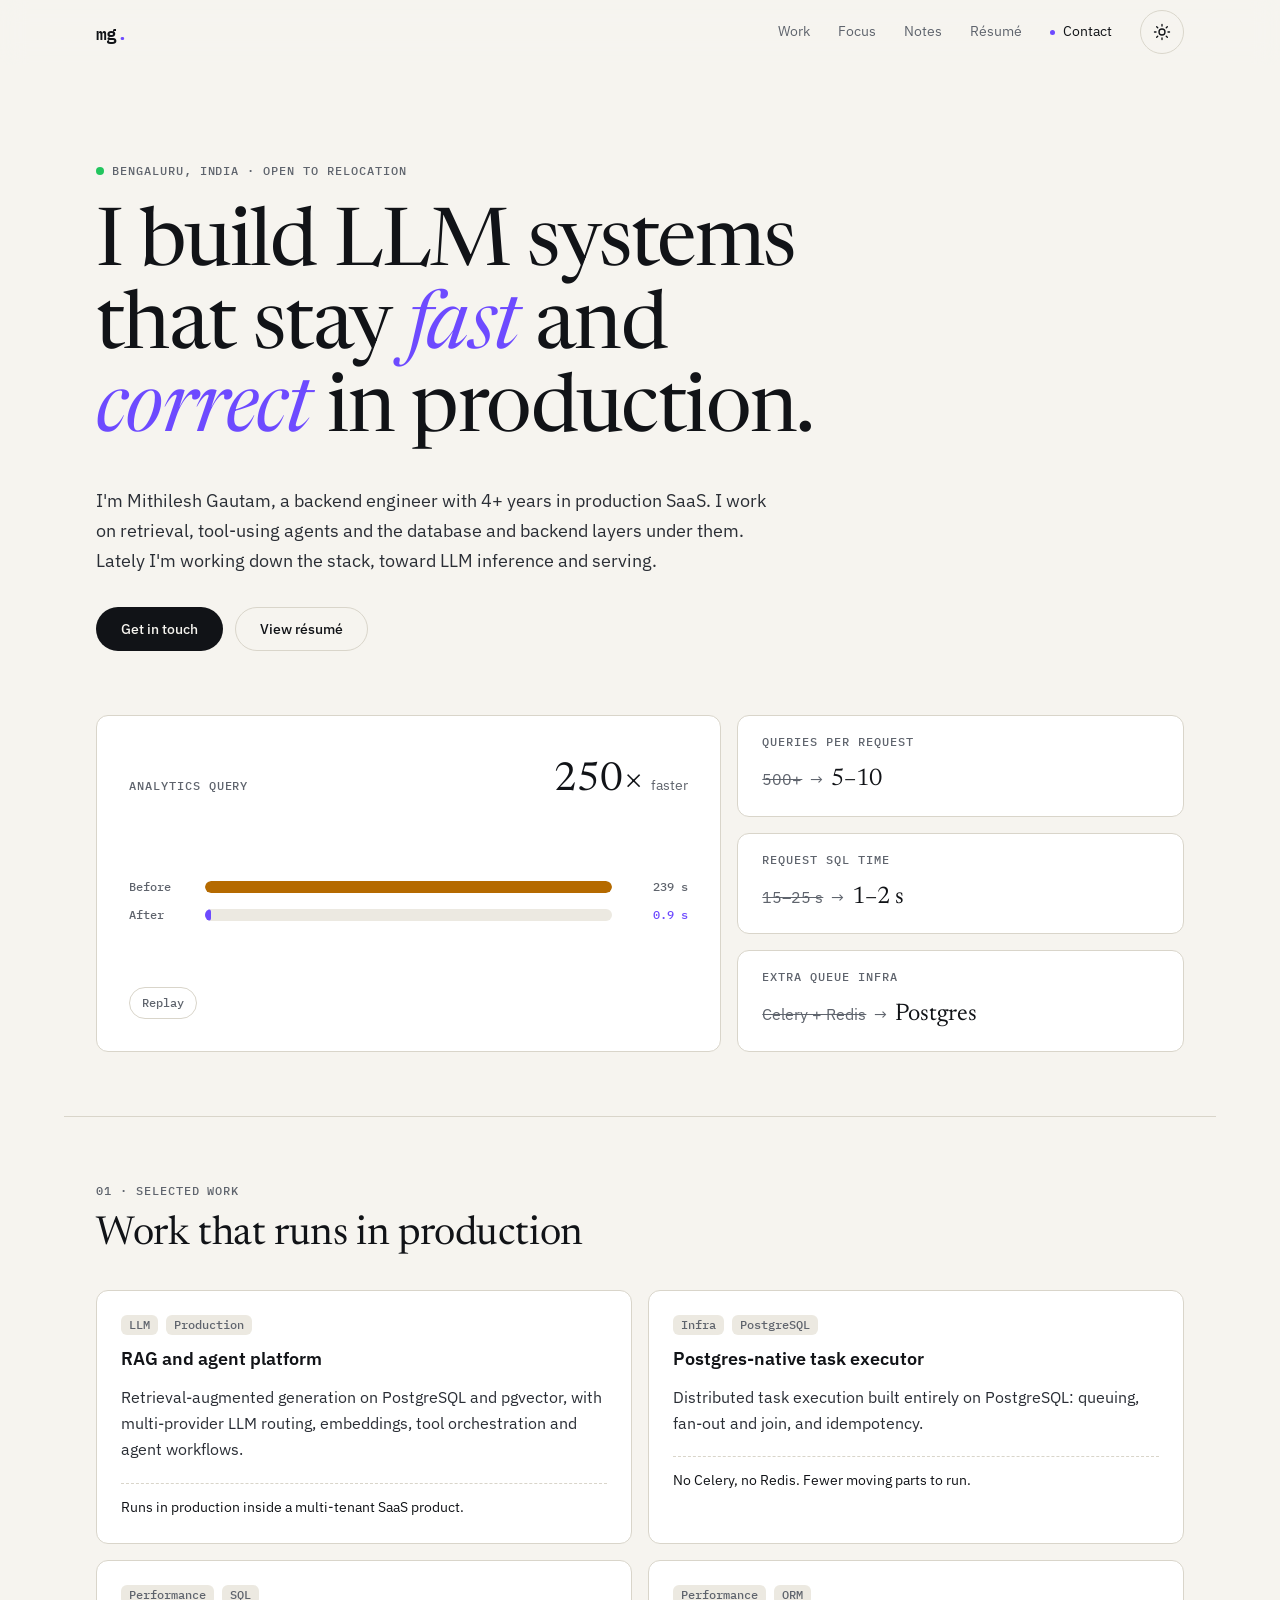
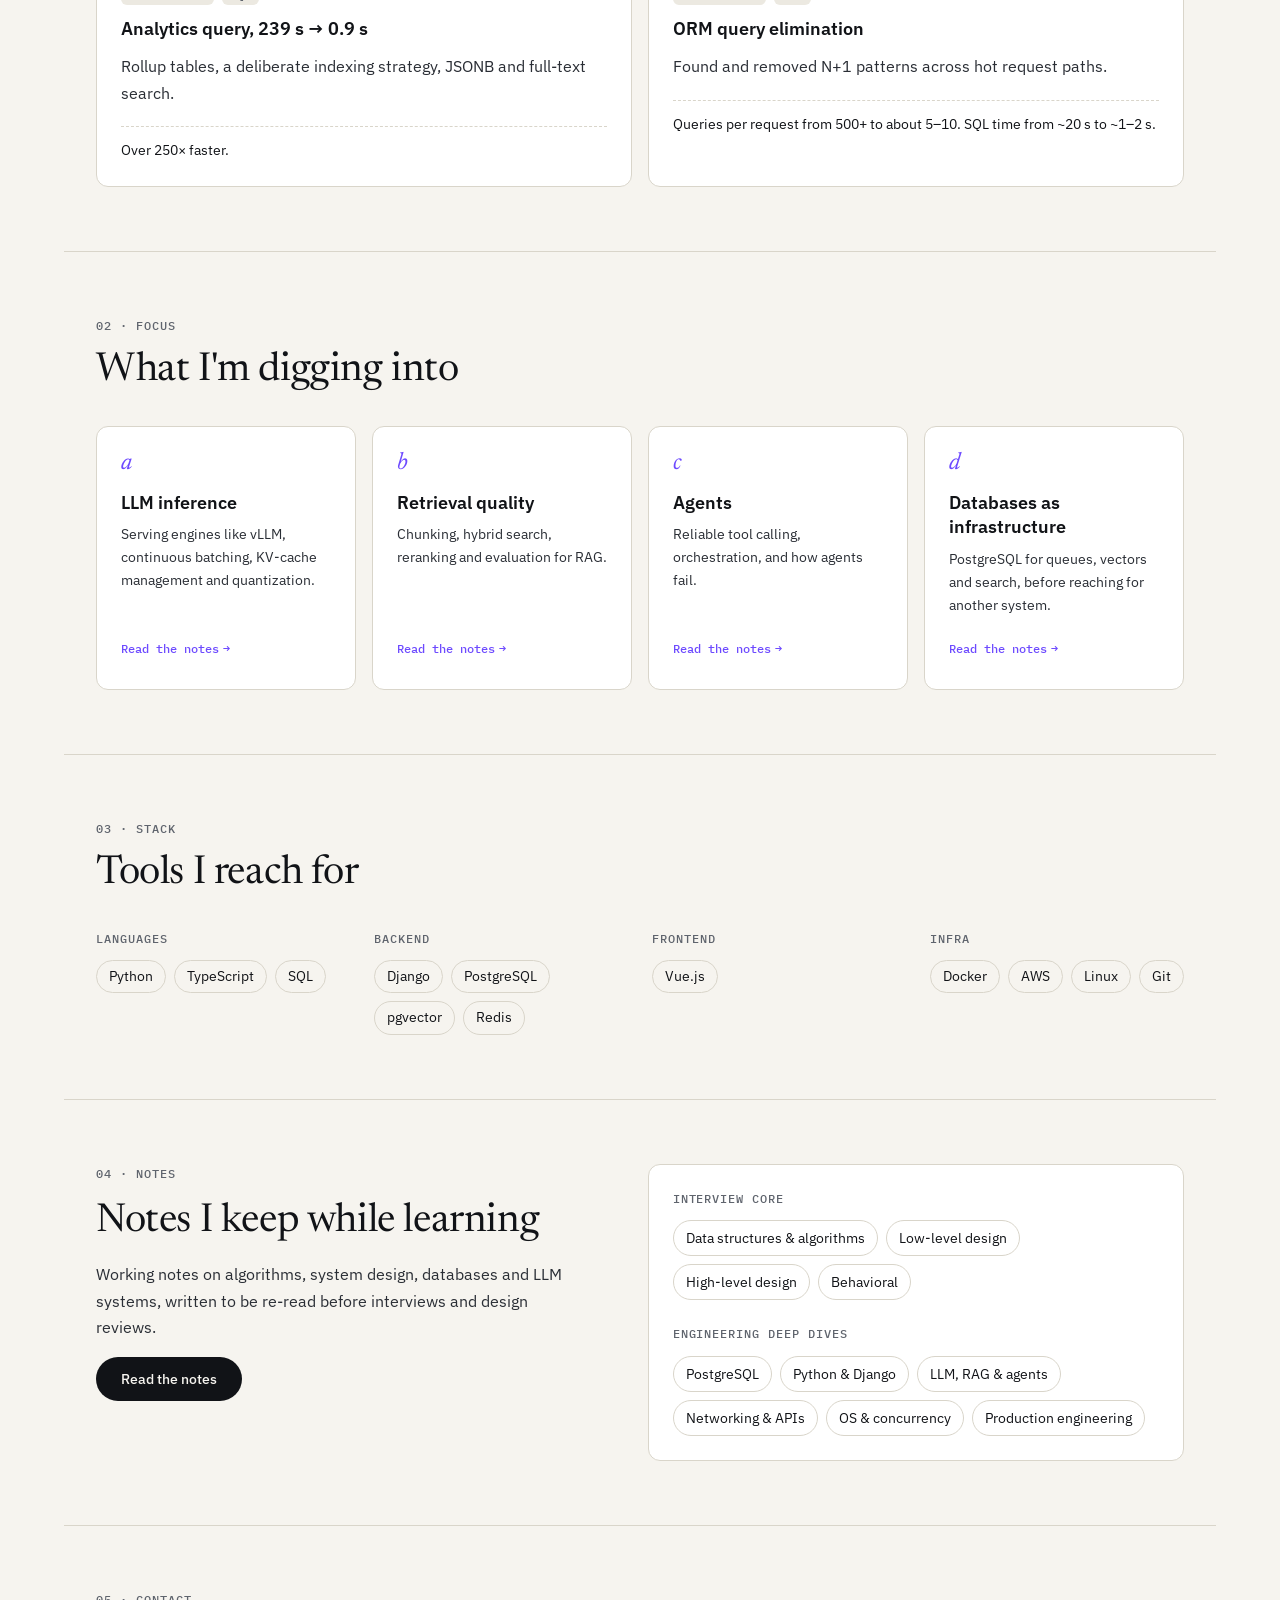
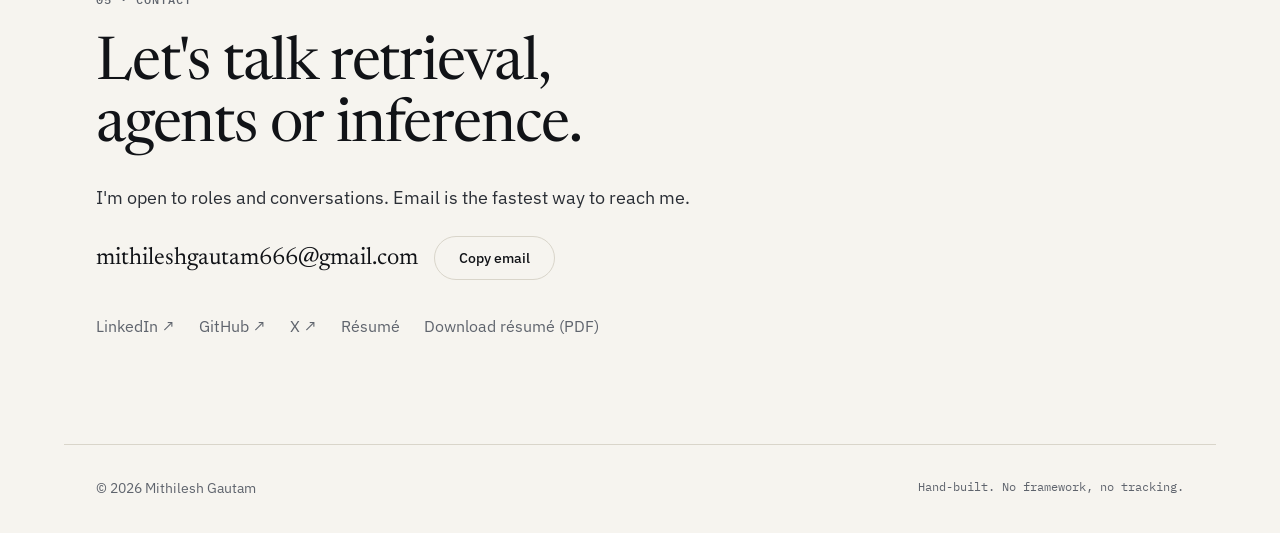
<file: index.html>
<!doctype html>
<html lang="en">
<head>
  <meta charset="utf-8" />
  <meta name="viewport" content="width=device-width, initial-scale=1" />
  <title>Mithilesh Gautam</title>
  <meta name="description" content="Engineer building retrieval, agents and the systems that serve LLMs. Bengaluru, India." />
  <meta name="theme-color" content="#0d0f12" media="(prefers-color-scheme: dark)" />
  <meta name="theme-color" content="#f6f4ef" media="(prefers-color-scheme: light)" />
  <meta property="og:title" content="Mithilesh Gautam" />
  <meta property="og:description" content="Retrieval, agents and LLM inference systems that stay fast and correct in production." />
  <meta property="og:type" content="website" />
  <link rel="icon" href="data:image/svg+xml,<svg xmlns='http://www.w3.org/2000/svg' viewBox='0 0 32 32'><rect width='32' height='32' rx='7' fill='%237c5cff'/><text x='16' y='22' font-family='monospace' font-size='15' font-weight='700' text-anchor='middle' fill='white'>mg</text></svg>" />
  <link rel="preconnect" href="https://fonts.googleapis.com" />
  <link rel="preconnect" href="https://fonts.gstatic.com" crossorigin />
  <link href="https://fonts.googleapis.com/css2?family=Newsreader:ital,opsz,wght@0,6..72,400;0,6..72,500;1,6..72,400&family=IBM+Plex+Sans:wght@400;500;600&family=IBM+Plex+Mono:wght@400;500&display=swap" rel="stylesheet" />
  <link rel="stylesheet" href="style.css" />
  <script>
    // Apply saved theme before paint to avoid a flash.
    try { const t = localStorage.getItem('theme'); if (t) document.documentElement.dataset.theme = t; } catch (e) {}
  </script>
</head>
<body>
  <a class="skip" href="#main">Skip to content</a>

  <header class="site-header">
    <div class="wrap header-row">
      <a class="mark" href="#top" aria-label="Mithilesh Gautam, back to top">mg<span>.</span></a>
      <nav aria-label="Primary">
        <ul class="nav">
          <li class="nav-optional"><a href="#work">Work</a></li>
          <li class="nav-optional"><a href="#focus">Focus</a></li>
          <li><a href="notes/">Notes</a></li>
          <li><a href="resume.html">Résumé</a></li>
          <li><a href="#contact">Contact</a></li>
        </ul>
      </nav>
      <button class="theme-toggle" type="button" aria-label="Switch theme" data-theme-toggle>
        <svg class="i-sun" viewBox="0 0 24 24" aria-hidden="true"><circle cx="12" cy="12" r="4"/><path d="M12 2v2M12 20v2M4.9 4.9l1.4 1.4M17.7 17.7l1.4 1.4M2 12h2M20 12h2M4.9 19.1l1.4-1.4M17.7 6.3l1.4-1.4"/></svg>
        <svg class="i-moon" viewBox="0 0 24 24" aria-hidden="true"><path d="M21 12.8A9 9 0 1 1 11.2 3a7 7 0 0 0 9.8 9.8z"/></svg>
      </button>
    </div>
  </header>

  <main id="main">
    <!-- Hero -->
    <section class="hero wrap" id="top">
      <p class="eyebrow"><span class="dot" aria-hidden="true"></span>Bengaluru, India · Open to relocation</p>
      <h1 class="display">
        I build LLM systems that stay <em>fast</em> and <em>correct</em> in production.
      </h1>
      <p class="lede">
        I'm Mithilesh Gautam, a backend engineer with 4+ years in production SaaS. I work on retrieval, tool-using agents and the
        database and backend layers under them. Lately I'm working down the stack, toward
        LLM inference and serving.
      </p>
      <div class="actions">
        <a class="btn btn-primary" href="#contact">Get in touch</a>
        <a class="btn btn-ghost" href="resume.html">View résumé</a>
      </div>
    </section>

    <!-- Signature: latency -->
    <section class="wrap proof" aria-labelledby="proof-title">
      <h2 class="sr-only" id="proof-title">Results in numbers</h2>
      <div class="latency reveal" data-latency>
        <div class="latency-head">
          <p class="overline">Analytics query</p>
          <p class="latency-figure"><span class="big">250×</span> faster</p>
        </div>
        <div class="bars" role="img" aria-label="Query time dropped from 239 seconds to 0.9 seconds">
          <div class="bar-row">
            <span class="bar-label">Before</span>
            <span class="bar"><span class="fill fill-before"></span></span>
            <span class="bar-val">239 s</span>
          </div>
          <div class="bar-row">
            <span class="bar-label">After</span>
            <span class="bar"><span class="fill fill-after"></span></span>
            <span class="bar-val accent">0.9 s</span>
          </div>
        </div>
        <button class="replay" type="button" data-replay>Replay</button>
      </div>

      <dl class="stats">
        <div class="stat reveal">
          <dt class="overline">Queries per request</dt>
          <dd><span class="from">500+</span><span class="arrow" aria-hidden="true">→</span><span class="to">5–10</span></dd>
        </div>
        <div class="stat reveal">
          <dt class="overline">Request SQL time</dt>
          <dd><span class="from">15–25 s</span><span class="arrow" aria-hidden="true">→</span><span class="to">1–2 s</span></dd>
        </div>
        <div class="stat reveal">
          <dt class="overline">Extra queue infra</dt>
          <dd><span class="from">Celery + Redis</span><span class="arrow" aria-hidden="true">→</span><span class="to">Postgres</span></dd>
        </div>
      </dl>
    </section>

    <!-- Work -->
    <section class="wrap section" id="work" aria-labelledby="work-title">
      <header class="section-head">
        <p class="overline">01 · Selected work</p>
        <h2 class="h2" id="work-title">Work that runs in production</h2>
      </header>

      <ol class="work-list">
        <li class="work reveal">
          <div class="work-meta"><span class="tag">LLM</span><span class="tag">Production</span></div>
          <h3 class="h3">RAG and agent platform</h3>
          <p>Retrieval-augmented generation on PostgreSQL and pgvector, with multi-provider LLM routing, embeddings, tool orchestration and agent workflows.</p>
          <p class="outcome">Runs in production inside a multi-tenant SaaS product.</p>
        </li>
        <li class="work reveal">
          <div class="work-meta"><span class="tag">Infra</span><span class="tag">PostgreSQL</span></div>
          <h3 class="h3">Postgres-native task executor</h3>
          <p>Distributed task execution built entirely on PostgreSQL: queuing, fan-out and join, and idempotency.</p>
          <p class="outcome">No Celery, no Redis. Fewer moving parts to run.</p>
        </li>
        <li class="work reveal">
          <div class="work-meta"><span class="tag">Performance</span><span class="tag">SQL</span></div>
          <h3 class="h3">Analytics query, 239 s → 0.9 s</h3>
          <p>Rollup tables, a deliberate indexing strategy, JSONB and full-text search.</p>
          <p class="outcome">Over 250× faster.</p>
        </li>
        <li class="work reveal">
          <div class="work-meta"><span class="tag">Performance</span><span class="tag">ORM</span></div>
          <h3 class="h3">ORM query elimination</h3>
          <p>Found and removed N+1 patterns across hot request paths.</p>
          <p class="outcome">Queries per request from 500+ to about 5–10. SQL time from ~20 s to ~1–2 s.</p>
        </li>
      </ol>
    </section>

    <!-- Focus -->
    <section class="wrap section" id="focus" aria-labelledby="focus-title">
      <header class="section-head">
        <p class="overline">02 · Focus</p>
        <h2 class="h2" id="focus-title">What I'm digging into</h2>
      </header>
      <div class="focus-grid">
        <article class="focus reveal">
          <span class="focus-n" aria-hidden="true">a</span>
          <h3 class="h3">LLM inference</h3>
          <p>Serving engines like vLLM, continuous batching, KV-cache management and quantization.</p>
          <a class="focus-link" href="notes/llm/inference-basics/" aria-label="Read my notes on LLM inference">Read the notes <span aria-hidden="true">→</span></a>
        </article>
        <article class="focus reveal">
          <span class="focus-n" aria-hidden="true">b</span>
          <h3 class="h3">Retrieval quality</h3>
          <p>Chunking, hybrid search, reranking and evaluation for RAG.</p>
          <a class="focus-link" href="notes/llm/hybrid-search-and-reranking/" aria-label="Read my notes on retrieval quality">Read the notes <span aria-hidden="true">→</span></a>
        </article>
        <article class="focus reveal">
          <span class="focus-n" aria-hidden="true">c</span>
          <h3 class="h3">Agents</h3>
          <p>Reliable tool calling, orchestration, and how agents fail.</p>
          <a class="focus-link" href="notes/llm/agents/" aria-label="Read my notes on agents">Read the notes <span aria-hidden="true">→</span></a>
        </article>
        <article class="focus reveal">
          <span class="focus-n" aria-hidden="true">d</span>
          <h3 class="h3">Databases as infrastructure</h3>
          <p>PostgreSQL for queues, vectors and search, before reaching for another system.</p>
          <a class="focus-link" href="notes/postgresql/" aria-label="Read my notes on PostgreSQL">Read the notes <span aria-hidden="true">→</span></a>
        </article>
      </div>
    </section>

    <!-- Stack -->
    <section class="wrap section" id="stack" aria-labelledby="stack-title">
      <header class="section-head">
        <p class="overline">03 · Stack</p>
        <h2 class="h2" id="stack-title">Tools I reach for</h2>
      </header>
      <div class="stack-groups">
        <div class="stack-group reveal">
          <h3 class="overline">Languages</h3>
          <ul class="chips"><li>Python</li><li>TypeScript</li><li>SQL</li></ul>
        </div>
        <div class="stack-group reveal">
          <h3 class="overline">Backend</h3>
          <ul class="chips"><li>Django</li><li>PostgreSQL</li><li>pgvector</li><li>Redis</li></ul>
        </div>
        <div class="stack-group reveal">
          <h3 class="overline">Frontend</h3>
          <ul class="chips"><li>Vue.js</li></ul>
        </div>
        <div class="stack-group reveal">
          <h3 class="overline">Infra</h3>
          <ul class="chips"><li>Docker</li><li>AWS</li><li>Linux</li><li>Git</li></ul>
        </div>
      </div>
    </section>

    <!-- Notes -->
    <section class="wrap section" id="notes" aria-labelledby="notes-title">
      <div class="notes-block">
        <div class="notes-intro">
          <p class="overline">04 · Notes</p>
          <h2 class="h2" id="notes-title">Notes I keep while learning</h2>
          <p>Working notes on algorithms, system design, databases and LLM systems, written to be re-read before interviews and design reviews.</p>
          <a class="btn btn-primary" href="notes/">Read the notes</a>
        </div>
        <div class="notes-topics reveal">
          <h3 class="overline">Interview core</h3>
          <ul class="topic-links">
            <li><a href="notes/dsa/">Data structures &amp; algorithms</a></li>
            <li><a href="notes/lld/">Low-level design</a></li>
            <li><a href="notes/hld/">High-level design</a></li>
            <li><a href="notes/behavioral/">Behavioral</a></li>
          </ul>
          <h3 class="overline">Engineering deep dives</h3>
          <ul class="topic-links">
            <li><a href="notes/postgresql/">PostgreSQL</a></li>
            <li><a href="notes/python-django/">Python &amp; Django</a></li>
            <li><a href="notes/llm/">LLM, RAG &amp; agents</a></li>
            <li><a href="notes/networking/">Networking &amp; APIs</a></li>
            <li><a href="notes/os-concurrency/">OS &amp; concurrency</a></li>
            <li><a href="notes/production/">Production engineering</a></li>
          </ul>
        </div>
      </div>
    </section>

    <!-- Contact -->
    <section class="wrap section contact" id="contact" aria-labelledby="contact-title">
      <p class="overline">05 · Contact</p>
      <h2 class="display contact-title" id="contact-title">Let's talk retrieval, agents or inference.</h2>
      <p class="lede">I'm open to roles and conversations. Email is the fastest way to reach me.</p>

      <div class="email-row">
        <a class="email" href="mailto:mithileshgautam666@gmail.com">mithileshgautam666@gmail.com</a>
        <button class="btn btn-ghost copy" type="button" data-copy="mithileshgautam666@gmail.com">
          <span data-copy-label>Copy email</span>
        </button>
        <span class="sr-only" role="status" aria-live="polite" data-copy-status></span>
      </div>

      <ul class="links">
        <li><a href="https://www.linkedin.com/in/iammgautam" target="_blank" rel="noopener">LinkedIn <span aria-hidden="true">↗</span></a></li>
        <li><a href="https://github.com/iammgautam" target="_blank" rel="noopener">GitHub <span aria-hidden="true">↗</span></a></li>
        <li><a href="https://x.com/iammgautam" target="_blank" rel="noopener">X <span aria-hidden="true">↗</span></a></li>
        <li><a href="resume.html">Résumé</a></li>
        <li><a href="resume.pdf" download="Mithilesh-Gautam-Resume.pdf">Download résumé (PDF)</a></li>
      </ul>
    </section>
  </main>

  <footer class="wrap site-footer">
    <p>© <span data-year>2026</span> Mithilesh Gautam</p>
    <p class="mono">Hand-built. No framework, no tracking.</p>
  </footer>

  <script src="script.js" defer></script>
</body>
</html>
</file>
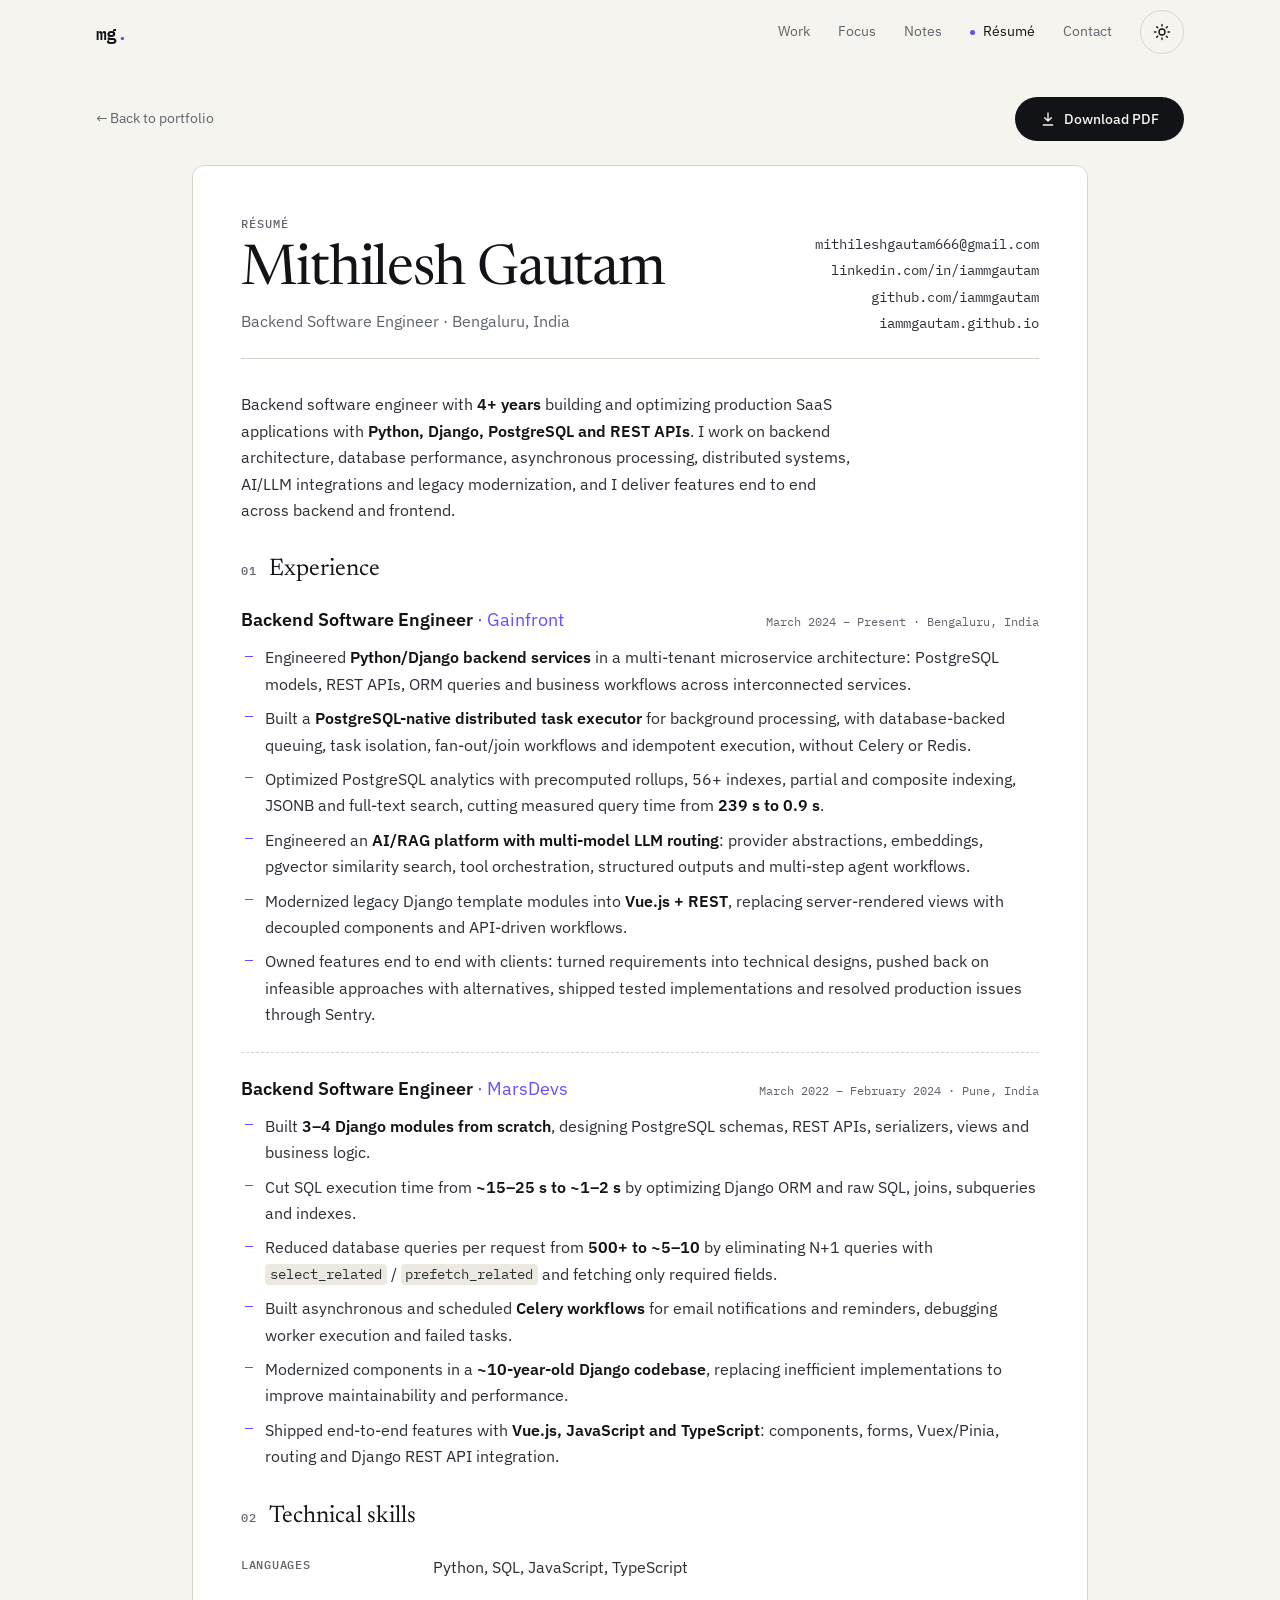
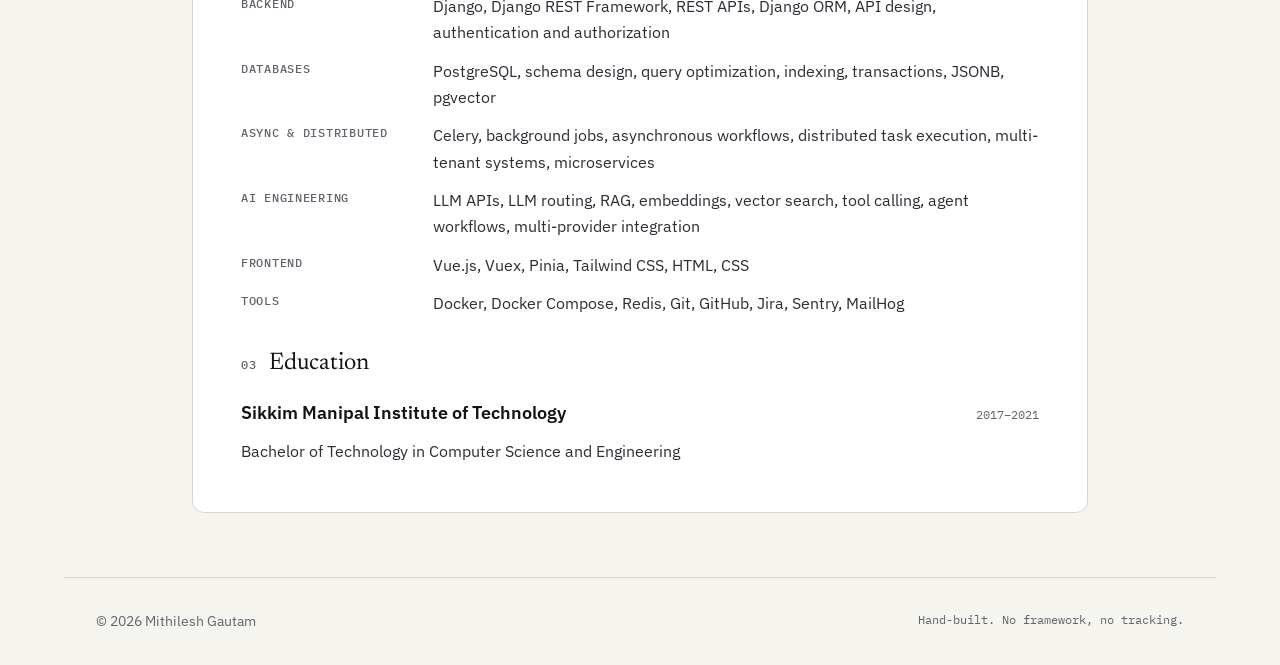
<file: resume.html>
<!doctype html>
<html lang="en">
<head>
  <meta charset="utf-8" />
  <meta name="viewport" content="width=device-width, initial-scale=1" />
  <title>Résumé · Mithilesh Gautam</title>
  <meta name="description" content="Résumé of Mithilesh Gautam, backend software engineer: Python, Django, PostgreSQL, distributed systems and LLM integrations." />
  <link rel="icon" href="data:image/svg+xml,<svg xmlns='http://www.w3.org/2000/svg' viewBox='0 0 32 32'><rect width='32' height='32' rx='7' fill='%237c5cff'/><text x='16' y='22' font-family='monospace' font-size='15' font-weight='700' text-anchor='middle' fill='white'>mg</text></svg>" />
  <link rel="preconnect" href="https://fonts.googleapis.com" />
  <link rel="preconnect" href="https://fonts.gstatic.com" crossorigin />
  <link href="https://fonts.googleapis.com/css2?family=Newsreader:ital,opsz,wght@0,6..72,400;0,6..72,500;1,6..72,400&family=IBM+Plex+Sans:wght@400;500;600&family=IBM+Plex+Mono:wght@400;500&display=swap" rel="stylesheet" />
  <link rel="stylesheet" href="style.css" />
  <script>
    try { const t = localStorage.getItem('theme'); if (t) document.documentElement.dataset.theme = t; } catch (e) {}
  </script>
</head>
<body>
  <a class="skip" href="#main">Skip to content</a>

  <header class="site-header">
    <div class="wrap header-row">
      <a class="mark" href="index.html" aria-label="Mithilesh Gautam, home">mg<span>.</span></a>
      <nav aria-label="Primary">
        <ul class="nav">
          <li class="nav-optional"><a href="index.html#work">Work</a></li>
          <li class="nav-optional"><a href="index.html#focus">Focus</a></li>
          <li><a href="notes/">Notes</a></li>
          <li><a href="resume.html" aria-current="page">Résumé</a></li>
          <li><a href="index.html#contact">Contact</a></li>
        </ul>
      </nav>
      <button class="theme-toggle" type="button" aria-label="Switch theme" data-theme-toggle>
        <svg class="i-sun" viewBox="0 0 24 24" aria-hidden="true"><circle cx="12" cy="12" r="4"/><path d="M12 2v2M12 20v2M4.9 4.9l1.4 1.4M17.7 17.7l1.4 1.4M2 12h2M20 12h2M4.9 19.1l1.4-1.4M17.7 6.3l1.4-1.4"/></svg>
        <svg class="i-moon" viewBox="0 0 24 24" aria-hidden="true"><path d="M21 12.8A9 9 0 1 1 11.2 3a7 7 0 0 0 9.8 9.8z"/></svg>
      </button>
    </div>
  </header>

  <main id="main" class="wrap cv">
    <div class="cv-toolbar">
      <a class="back" href="index.html">← Back to portfolio</a>
      <a class="btn btn-primary" href="resume.pdf" download="Mithilesh-Gautam-Resume.pdf">
        <svg class="i" viewBox="0 0 24 24" aria-hidden="true"><path d="M12 3v12m0 0-5-5m5 5 5-5M5 21h14"/></svg>
        Download PDF
      </a>
    </div>

    <article class="cv-sheet" aria-labelledby="cv-name">
      <header class="cv-head">
        <div>
          <p class="overline">Résumé</p>
          <h1 class="display cv-name" id="cv-name">Mithilesh Gautam</h1>
          <p class="cv-role">Backend Software Engineer · Bengaluru, India</p>
        </div>
        <ul class="cv-contact">
          <li><a href="mailto:mithileshgautam666@gmail.com">mithileshgautam666@gmail.com</a></li>
          <li><a href="https://www.linkedin.com/in/iammgautam" target="_blank" rel="noopener">linkedin.com/in/iammgautam</a></li>
          <li><a href="https://github.com/iammgautam" target="_blank" rel="noopener">github.com/iammgautam</a></li>
          <li><a href="https://iammgautam.github.io">iammgautam.github.io</a></li>
        </ul>
      </header>

      <p class="cv-summary">
        Backend software engineer with <strong>4+ years</strong> building and optimizing production SaaS
        applications with <strong>Python, Django, PostgreSQL and REST APIs</strong>. I work on backend
        architecture, database performance, asynchronous processing, distributed systems,
        AI/LLM integrations and legacy modernization, and I deliver features end to end across
        backend and frontend.
      </p>

      <section class="cv-section" aria-labelledby="cv-exp">
        <h2 class="cv-h" id="cv-exp"><span class="overline">01</span> Experience</h2>

        <div class="role">
          <div class="role-head">
            <h3 class="h3">Backend Software Engineer <span class="at">· Gainfront</span></h3>
            <p class="role-meta"><time datetime="2024-03">March 2024</time> – Present · Bengaluru, India</p>
          </div>
          <ul class="bullets">
            <li>Engineered <strong>Python/Django backend services</strong> in a multi-tenant microservice architecture: PostgreSQL models, REST APIs, ORM queries and business workflows across interconnected services.</li>
            <li>Built a <strong>PostgreSQL-native distributed task executor</strong> for background processing, with database-backed queuing, task isolation, fan-out/join workflows and idempotent execution, without Celery or Redis.</li>
            <li>Optimized PostgreSQL analytics with precomputed rollups, 56+ indexes, partial and composite indexing, JSONB and full-text search, cutting measured query time from <strong>239 s to 0.9 s</strong>.</li>
            <li>Engineered an <strong>AI/RAG platform with multi-model LLM routing</strong>: provider abstractions, embeddings, pgvector similarity search, tool orchestration, structured outputs and multi-step agent workflows.</li>
            <li>Modernized legacy Django template modules into <strong>Vue.js + REST</strong>, replacing server-rendered views with decoupled components and API-driven workflows.</li>
            <li>Owned features end to end with clients: turned requirements into technical designs, pushed back on infeasible approaches with alternatives, shipped tested implementations and resolved production issues through Sentry.</li>
          </ul>
        </div>

        <div class="role">
          <div class="role-head">
            <h3 class="h3">Backend Software Engineer <span class="at">· MarsDevs</span></h3>
            <p class="role-meta"><time datetime="2022-03">March 2022</time> – <time datetime="2024-02">February 2024</time> · Pune, India</p>
          </div>
          <ul class="bullets">
            <li>Built <strong>3–4 Django modules from scratch</strong>, designing PostgreSQL schemas, REST APIs, serializers, views and business logic.</li>
            <li>Cut SQL execution time from <strong>~15–25 s to ~1–2 s</strong> by optimizing Django ORM and raw SQL, joins, subqueries and indexes.</li>
            <li>Reduced database queries per request from <strong>500+ to ~5–10</strong> by eliminating N+1 queries with <code>select_related</code> / <code>prefetch_related</code> and fetching only required fields.</li>
            <li>Built asynchronous and scheduled <strong>Celery workflows</strong> for email notifications and reminders, debugging worker execution and failed tasks.</li>
            <li>Modernized components in a <strong>~10-year-old Django codebase</strong>, replacing inefficient implementations to improve maintainability and performance.</li>
            <li>Shipped end-to-end features with <strong>Vue.js, JavaScript and TypeScript</strong>: components, forms, Vuex/Pinia, routing and Django REST API integration.</li>
          </ul>
        </div>
      </section>

      <section class="cv-section" aria-labelledby="cv-skills">
        <h2 class="cv-h" id="cv-skills"><span class="overline">02</span> Technical skills</h2>
        <dl class="skills">
          <div><dt>Languages</dt><dd>Python, SQL, JavaScript, TypeScript</dd></div>
          <div><dt>Backend</dt><dd>Django, Django REST Framework, REST APIs, Django ORM, API design, authentication and authorization</dd></div>
          <div><dt>Databases</dt><dd>PostgreSQL, schema design, query optimization, indexing, transactions, JSONB, pgvector</dd></div>
          <div><dt>Async &amp; distributed</dt><dd>Celery, background jobs, asynchronous workflows, distributed task execution, multi-tenant systems, microservices</dd></div>
          <div><dt>AI engineering</dt><dd>LLM APIs, LLM routing, RAG, embeddings, vector search, tool calling, agent workflows, multi-provider integration</dd></div>
          <div><dt>Frontend</dt><dd>Vue.js, Vuex, Pinia, Tailwind CSS, HTML, CSS</dd></div>
          <div><dt>Tools</dt><dd>Docker, Docker Compose, Redis, Git, GitHub, Jira, Sentry, MailHog</dd></div>
        </dl>
      </section>

      <section class="cv-section" aria-labelledby="cv-edu">
        <h2 class="cv-h" id="cv-edu"><span class="overline">03</span> Education</h2>
        <div class="role">
          <div class="role-head">
            <h3 class="h3">Sikkim Manipal Institute of Technology</h3>
            <p class="role-meta">2017–2021</p>
          </div>
          <p>Bachelor of Technology in Computer Science and Engineering</p>
        </div>
      </section>
    </article>
  </main>

  <footer class="wrap site-footer">
    <p>© <span data-year>2026</span> Mithilesh Gautam</p>
    <p class="mono">Hand-built. No framework, no tracking.</p>
  </footer>

  <script src="script.js" defer></script>
</body>
</html>
</file>
<file: style.css>
/* ==========================================================
   Tokens
   Tier 1 (reference) → Tier 2 (semantic). Components use semantic only.
   ========================================================== */
:root {
  /* reference palette */
  --ink-0: #0d0f12;
  --ink-1: #14171c;
  --ink-2: #1c2027;
  --ink-3: #2a2f38;
  --ink-5: #8a919e;
  --ink-7: #c9cdd4;
  --paper-0: #f6f4ef;
  --paper-1: #ffffff;
  --paper-2: #ece9e1;
  --paper-3: #d9d5ca;
  --paper-5: #5f646d;
  --paper-7: #2a2e35;
  --violet-400: #a78bfa;
  --violet-600: #6d4aff;
  --amber-400: #f2b45a;
  --amber-600: #b56a00;

  /* type */
  --font-display: "Newsreader", Georgia, serif;
  --font-sans: "IBM Plex Sans", system-ui, -apple-system, sans-serif;
  --font-mono: "IBM Plex Mono", ui-monospace, Menlo, monospace;
  --fs-xs: 0.75rem;
  --fs-sm: 0.875rem;
  --fs-md: 1rem;
  --fs-lg: 1.125rem;
  --fs-xl: clamp(1.25rem, 1rem + 0.8vw, 1.5rem);
  --fs-2xl: clamp(1.75rem, 1.2rem + 2vw, 2.5rem);
  --fs-display: clamp(2.5rem, 1.4rem + 4.6vw, 5rem);

  /* space (4px base) */
  --sp-1: 0.25rem;
  --sp-2: 0.5rem;
  --sp-3: 0.75rem;
  --sp-4: 1rem;
  --sp-6: 1.5rem;
  --sp-8: 2rem;
  --sp-12: 3rem;
  --sp-16: 4rem;
  --sp-24: 6rem;

  --radius-sm: 6px;
  --radius-md: 12px;
  --radius-pill: 999px;
  --measure: 62ch;
  --page: 72rem;

  /* motion */
  --dur-fast: 140ms;
  --dur-base: 240ms;
  --dur-slow: 1200ms;
  --ease-out: cubic-bezier(0.2, 0.8, 0.2, 1);

  /* semantic — light */
  --color-bg: var(--paper-0);
  --color-surface: var(--paper-1);
  --color-surface-muted: var(--paper-2);
  --color-border: var(--paper-3);
  --color-text: var(--paper-7);
  --color-text-strong: #111317;
  --color-text-muted: var(--paper-5);
  --color-accent: var(--violet-600);
  --color-accent-contrast: #ffffff;
  --color-warn: var(--amber-600);
  --color-focus: var(--violet-600);
  color-scheme: light;
}

@media (prefers-color-scheme: dark) {
  :root:not([data-theme="light"]) {
    --color-bg: var(--ink-0);
    --color-surface: var(--ink-1);
    --color-surface-muted: var(--ink-2);
    --color-border: var(--ink-3);
    --color-text: var(--ink-7);
    --color-text-strong: #f3f4f6;
    --color-text-muted: var(--ink-5);
    --color-accent: var(--violet-400);
    --color-accent-contrast: var(--ink-0);
    --color-warn: var(--amber-400);
    --color-focus: var(--violet-400);
    color-scheme: dark;
  }
}
:root[data-theme="dark"] {
  --color-bg: var(--ink-0);
  --color-surface: var(--ink-1);
  --color-surface-muted: var(--ink-2);
  --color-border: var(--ink-3);
  --color-text: var(--ink-7);
  --color-text-strong: #f3f4f6;
  --color-text-muted: var(--ink-5);
  --color-accent: var(--violet-400);
  --color-accent-contrast: var(--ink-0);
  --color-warn: var(--amber-400);
  --color-focus: var(--violet-400);
  color-scheme: dark;
}

/* ==========================================================
   Base
   ========================================================== */
*, *::before, *::after { box-sizing: border-box; }
html { scroll-behavior: smooth; scroll-padding-top: 5rem; -webkit-text-size-adjust: 100%; }
body {
  margin: 0;
  background: var(--color-bg);
  color: var(--color-text);
  font: 400 var(--fs-md)/1.65 var(--font-sans);
  -webkit-font-smoothing: antialiased;
  transition: background-color var(--dur-base), color var(--dur-base);
}
h1, h2, h3, p, ol, ul, dl, dd { margin: 0; }
ul, ol { padding: 0; list-style: none; }
a { color: inherit; }
::selection { background: var(--color-accent); color: var(--color-accent-contrast); }
:focus-visible { outline: 2px solid var(--color-focus); outline-offset: 3px; border-radius: 4px; }

.wrap { width: 100%; max-width: var(--page); margin-inline: auto; padding-inline: var(--sp-4); }
@media (min-width: 640px) { .wrap { padding-inline: var(--sp-8); } }

.sr-only {
  position: absolute; width: 1px; height: 1px; padding: 0; margin: -1px;
  overflow: hidden; clip: rect(0 0 0 0); white-space: nowrap; border: 0;
}
.skip {
  position: absolute; left: var(--sp-4); top: -100px; z-index: 100;
  background: var(--color-accent); color: var(--color-accent-contrast);
  padding: var(--sp-2) var(--sp-4); border-radius: var(--radius-sm); text-decoration: none;
}
.skip:focus { top: var(--sp-4); }

/* ==========================================================
   Typography atoms
   ========================================================== */
.display {
  font-family: var(--font-display);
  font-weight: 400;
  font-size: var(--fs-display);
  line-height: 1.04;
  letter-spacing: -0.02em;
  color: var(--color-text-strong);
  text-wrap: balance;
}
.display em { font-style: italic; color: var(--color-accent); }
.h2 {
  font-family: var(--font-display);
  font-weight: 400;
  font-size: var(--fs-2xl);
  line-height: 1.15;
  letter-spacing: -0.01em;
  color: var(--color-text-strong);
}
.h3 { font-size: var(--fs-lg); font-weight: 600; line-height: 1.35; color: var(--color-text-strong); }
.lede { font-size: var(--fs-lg); max-width: var(--measure); color: var(--color-text); }
.overline, .eyebrow {
  font-family: var(--font-mono);
  font-size: var(--fs-xs);
  font-weight: 500;
  letter-spacing: 0.08em;
  text-transform: uppercase;
  color: var(--color-text-muted);
}
.mono { font-family: var(--font-mono); }

/* ==========================================================
   Button
   ========================================================== */
.btn {
  display: inline-flex; align-items: center; gap: var(--sp-2);
  min-height: 44px; padding: 0 var(--sp-6);
  border-radius: var(--radius-pill);
  border: 1px solid transparent;
  font: 500 var(--fs-sm)/1 var(--font-sans);
  text-decoration: none; cursor: pointer;
  transition: transform var(--dur-fast) var(--ease-out), background-color var(--dur-fast), border-color var(--dur-fast), color var(--dur-fast);
}
.btn:active { transform: scale(0.97); }
.btn-primary { background: var(--color-text-strong); color: var(--color-bg); }
.btn-primary:hover { background: var(--color-accent); color: var(--color-accent-contrast); }
.btn-ghost { background: transparent; color: var(--color-text-strong); border-color: var(--color-border); }
.btn-ghost:hover { border-color: var(--color-text-strong); }

/* ==========================================================
   Header
   ========================================================== */
.site-header {
  position: sticky; top: 0; z-index: 50;
  background: color-mix(in srgb, var(--color-bg) 82%, transparent);
  backdrop-filter: blur(12px);
  -webkit-backdrop-filter: blur(12px);
  border-bottom: 1px solid transparent;
  transition: border-color var(--dur-base);
}
.site-header.is-scrolled { border-bottom-color: var(--color-border); }
.header-row { display: flex; align-items: center; gap: var(--sp-4); height: 64px; }
.mark {
  font: 600 var(--fs-lg)/1 var(--font-mono);
  color: var(--color-text-strong); text-decoration: none; letter-spacing: -0.04em;
}
.mark span { color: var(--color-accent); }
.site-header nav { margin-left: auto; }
.nav { display: flex; gap: var(--sp-1); }
.nav a {
  display: inline-flex; align-items: center; min-height: 44px; padding: 0 var(--sp-3);
  font-size: var(--fs-sm); color: var(--color-text-muted); text-decoration: none;
  border-radius: var(--radius-pill);
  transition: color var(--dur-fast);
}
.nav a:hover, .nav a[aria-current] { color: var(--color-text-strong); }
.nav a[aria-current]::before {
  content: ""; width: 5px; height: 5px; margin-right: var(--sp-2);
  border-radius: 50%; background: var(--color-accent);
}
@media (max-width: 560px) {
  .nav .nav-optional { display: none; }
  .nav a { padding: 0 var(--sp-2); }
}
.theme-toggle {
  width: 44px; height: 44px; display: grid; place-items: center;
  background: transparent; border: 1px solid var(--color-border); border-radius: 50%;
  color: var(--color-text-strong); cursor: pointer;
  transition: border-color var(--dur-fast), transform var(--dur-fast) var(--ease-out);
}
.theme-toggle:hover { border-color: var(--color-text-strong); }
.theme-toggle:active { transform: scale(0.92); }
.theme-toggle svg { width: 18px; height: 18px; fill: none; stroke: currentColor; stroke-width: 1.8; stroke-linecap: round; }
.theme-toggle .i-moon { display: none; }
:root[data-theme="dark"] .theme-toggle .i-sun { display: none; }
:root[data-theme="dark"] .theme-toggle .i-moon { display: block; }
@media (prefers-color-scheme: dark) {
  :root:not([data-theme="light"]) .theme-toggle .i-sun { display: none; }
  :root:not([data-theme="light"]) .theme-toggle .i-moon { display: block; }
}

/* ==========================================================
   Hero
   ========================================================== */
.hero { padding-block: var(--sp-16) var(--sp-12); }
@media (min-width: 900px) { .hero { padding-block: var(--sp-24) var(--sp-16); } }
.hero .eyebrow { display: flex; align-items: center; gap: var(--sp-2); margin-bottom: var(--sp-6); }
.dot {
  width: 8px; height: 8px; border-radius: 50%; background: #22c55e;
  box-shadow: 0 0 0 0 rgb(34 197 94 / 0.5);
  animation: pulse 2.4s ease-out infinite;
}
@keyframes pulse { 70% { box-shadow: 0 0 0 8px rgb(34 197 94 / 0); } 100% { box-shadow: 0 0 0 0 rgb(34 197 94 / 0); } }
.hero .display { max-width: 18ch; }
.hero .lede { margin-top: var(--sp-8); }
.actions { display: flex; flex-wrap: wrap; gap: var(--sp-3); margin-top: var(--sp-8); }

/* ==========================================================
   Proof: latency card + stats (signature moment)
   ========================================================== */
.proof { display: grid; gap: var(--sp-4); padding-bottom: var(--sp-16); }
@media (min-width: 900px) { .proof { grid-template-columns: 1.4fr 1fr; } }
.latency, .stat, .work, .focus {
  background: var(--color-surface);
  border: 1px solid var(--color-border);
  border-radius: var(--radius-md);
}
.latency { position: relative; padding: var(--sp-6); display: grid; gap: var(--sp-6); align-content: space-between; }
@media (min-width: 640px) { .latency { padding: var(--sp-8); } }
.latency-head { display: flex; justify-content: space-between; align-items: baseline; gap: var(--sp-4); flex-wrap: wrap; }
.latency-figure { font-size: var(--fs-sm); color: var(--color-text-muted); }
.latency-figure .big {
  font-family: var(--font-display); font-size: var(--fs-2xl); color: var(--color-text-strong);
  font-variant-numeric: tabular-nums; margin-right: var(--sp-1);
}
.bars { display: grid; gap: var(--sp-4); }
.bar-row { display: grid; grid-template-columns: 4rem 1fr 4rem; align-items: center; gap: var(--sp-3); }
.bar-label, .bar-val { font: 500 var(--fs-xs)/1 var(--font-mono); color: var(--color-text-muted); }
.bar-val { text-align: right; font-variant-numeric: tabular-nums; }
.bar-val.accent { color: var(--color-accent); }
.bar { height: 12px; border-radius: var(--radius-pill); background: var(--color-surface-muted); overflow: hidden; }
.fill { display: block; height: 100%; width: 0; border-radius: inherit; }
.fill-before { background: var(--color-warn); }
.fill-after { background: var(--color-accent); }
/* Bars "run" at speeds proportional-ish to their real time: slow vs. instant. */
.latency.is-run .fill-before { width: 100%; transition: width 2.4s linear; }
.latency.is-run .fill-after { width: 0.6%; min-width: 6px; transition: width 120ms var(--ease-out); }
.replay {
  justify-self: start; align-self: end;
  height: 32px; padding: 0 var(--sp-3);
  background: none; border: 1px solid var(--color-border); border-radius: var(--radius-pill);
  font: 500 var(--fs-xs)/1 var(--font-mono); color: var(--color-text-muted); cursor: pointer;
  transition: color var(--dur-fast), border-color var(--dur-fast);
}
.replay:hover { color: var(--color-text-strong); border-color: var(--color-text-strong); }

.stats { display: grid; gap: var(--sp-4); }
.stat { padding: var(--sp-4) var(--sp-6); display: grid; gap: var(--sp-2); }
.stat dd { display: flex; align-items: baseline; gap: var(--sp-2); flex-wrap: wrap; font-variant-numeric: tabular-nums; }
.stat .from { color: var(--color-text-muted); text-decoration: line-through; text-decoration-thickness: 1px; }
.stat .arrow { color: var(--color-text-muted); }
.stat .to { font-family: var(--font-display); font-size: var(--fs-xl); color: var(--color-text-strong); }

/* ==========================================================
   Sections
   ========================================================== */
.section { padding-block: var(--sp-16); border-top: 1px solid var(--color-border); }
.section-head { display: grid; gap: var(--sp-3); margin-bottom: var(--sp-8); }

.work-list { display: grid; gap: var(--sp-4); }
@media (min-width: 760px) { .work-list { grid-template-columns: 1fr 1fr; } }
.work {
  padding: var(--sp-6); display: grid; gap: var(--sp-3); align-content: start;
  transition: border-color var(--dur-base), transform var(--dur-base) var(--ease-out);
}
.work:hover { border-color: var(--color-accent); transform: translateY(-2px); }
.work p { color: var(--color-text); max-width: var(--measure); }
.work .outcome {
  margin-top: var(--sp-2); padding-top: var(--sp-3);
  border-top: 1px dashed var(--color-border);
  font-size: var(--fs-sm); color: var(--color-text-strong);
}
.work-meta { display: flex; gap: var(--sp-2); flex-wrap: wrap; }
.tag {
  font: 500 var(--fs-xs)/1 var(--font-mono);
  padding: var(--sp-1) var(--sp-2);
  border-radius: var(--radius-sm);
  background: var(--color-surface-muted); color: var(--color-text-muted);
}

.focus-grid { display: grid; gap: var(--sp-4); }
@media (min-width: 640px) { .focus-grid { grid-template-columns: 1fr 1fr; } }
@media (min-width: 1000px) { .focus-grid { grid-template-columns: repeat(4, 1fr); } }
.focus { padding: var(--sp-6); display: grid; gap: var(--sp-2); grid-template-rows: auto auto 1fr auto; }
.focus-n { font: italic 400 var(--fs-xl)/1 var(--font-display); color: var(--color-accent); margin-bottom: var(--sp-2); }
.focus p { font-size: var(--fs-sm); }
.focus-link {
  align-self: end; justify-self: start; margin-top: var(--sp-2);
  display: inline-flex; align-items: center; gap: var(--sp-1); min-height: 32px;
  font: 500 var(--fs-xs)/1 var(--font-mono); color: var(--color-accent); text-decoration: none;
}
.focus-link:hover span { transform: translateX(3px); }
.focus-link span { transition: transform var(--dur-fast) var(--ease-out); }

.stack-groups { display: grid; gap: var(--sp-6); }
@media (min-width: 760px) { .stack-groups { grid-template-columns: repeat(4, 1fr); } }
.stack-group { display: grid; gap: var(--sp-3); align-content: start; }
.chips { display: flex; flex-wrap: wrap; gap: var(--sp-2); }
.chips li {
  padding: var(--sp-1) var(--sp-3);
  border: 1px solid var(--color-border); border-radius: var(--radius-pill);
  font-size: var(--fs-sm); color: var(--color-text-strong);
}

/* ==========================================================
   Contact
   ========================================================== */
.contact { display: grid; gap: var(--sp-6); padding-bottom: var(--sp-24); }
.contact-title { font-size: clamp(2rem, 1.2rem + 3.4vw, 3.75rem); max-width: 20ch; }
.email-row { display: flex; flex-wrap: wrap; align-items: center; gap: var(--sp-3) var(--sp-4); }
.email {
  font-family: var(--font-display); font-size: var(--fs-xl);
  color: var(--color-text-strong); text-decoration: none;
  overflow-wrap: anywhere;
  background: linear-gradient(var(--color-accent), var(--color-accent)) 0 100% / 0 2px no-repeat;
  transition: background-size var(--dur-base) var(--ease-out);
}
.email:hover { background-size: 100% 2px; }
.copy.is-done { border-color: var(--color-accent); color: var(--color-accent); }
.links { display: flex; flex-wrap: wrap; gap: var(--sp-2) var(--sp-6); }
.links a {
  display: inline-flex; align-items: center; gap: var(--sp-1); min-height: 44px;
  color: var(--color-text-muted); text-decoration: none; transition: color var(--dur-fast);
}
.links a:hover { color: var(--color-accent); }

.site-footer {
  display: flex; flex-wrap: wrap; justify-content: space-between; gap: var(--sp-2);
  padding-block: var(--sp-8); border-top: 1px solid var(--color-border);
  font-size: var(--fs-sm); color: var(--color-text-muted);
}
.site-footer .mono { font-size: var(--fs-xs); }

/* ==========================================================
   Reveal on scroll (JS adds .js to <html>; without JS, content shows)
   ========================================================== */
.js .reveal { opacity: 0; transform: translateY(12px); transition: opacity 600ms var(--ease-out), transform 600ms var(--ease-out); }
.js .reveal.is-in { opacity: 1; transform: none; }

@media (prefers-reduced-motion: reduce) {
  html { scroll-behavior: auto; }
  *, *::before, *::after { animation: none !important; transition-duration: 0ms !important; }
  .js .reveal { opacity: 1; transform: none; }
}

/* ==========================================================
   Résumé page
   ========================================================== */
.cv { padding-block: var(--sp-8) var(--sp-16); }
.cv-toolbar {
  display: flex; align-items: center; justify-content: space-between; gap: var(--sp-4); flex-wrap: wrap;
  margin-bottom: var(--sp-6);
}
.back {
  display: inline-flex; align-items: center; min-height: 44px;
  font-size: var(--fs-sm); color: var(--color-text-muted); text-decoration: none;
  transition: color var(--dur-fast);
}
.back:hover { color: var(--color-text-strong); }
.btn .i { width: 16px; height: 16px; fill: none; stroke: currentColor; stroke-width: 2; stroke-linecap: round; stroke-linejoin: round; }

.cv-sheet {
  background: var(--color-surface);
  border: 1px solid var(--color-border);
  border-radius: var(--radius-md);
  padding: var(--sp-6);
  display: grid; gap: var(--sp-8);
  max-width: 56rem; margin-inline: auto;
}
@media (min-width: 760px) { .cv-sheet { padding: var(--sp-12); } }
.cv-head { display: grid; gap: var(--sp-6); padding-bottom: var(--sp-6); border-bottom: 1px solid var(--color-border); }
@media (min-width: 760px) { .cv-head { grid-template-columns: 1fr auto; align-items: end; } }
.cv-name { font-size: clamp(2.25rem, 1.6rem + 2.6vw, 3.5rem); margin-top: var(--sp-2); }
.cv-role { margin-top: var(--sp-2); color: var(--color-text-muted); }
.cv-contact { display: grid; gap: var(--sp-1); font: 400 var(--fs-sm)/1.6 var(--font-mono); }
@media (min-width: 760px) { .cv-contact { text-align: right; } }
.cv-contact a { color: var(--color-text); text-decoration: none; overflow-wrap: anywhere; }
.cv-contact a:hover { color: var(--color-accent); }
.cv-summary { max-width: var(--measure); }
.cv strong { font-weight: 600; color: var(--color-text-strong); }
.cv code { font: 0.85em var(--font-mono); background: var(--color-surface-muted); padding: 0.1em 0.35em; border-radius: 4px; }

.cv-section { display: grid; gap: var(--sp-6); }
.cv-h {
  display: flex; align-items: baseline; gap: var(--sp-3);
  font: 400 var(--fs-xl)/1.2 var(--font-display); color: var(--color-text-strong);
}
.role { display: grid; gap: var(--sp-3); }
.role + .role { padding-top: var(--sp-6); border-top: 1px dashed var(--color-border); }
.role-head { display: flex; flex-wrap: wrap; justify-content: space-between; align-items: baseline; gap: var(--sp-1) var(--sp-4); }
.role-head .at { font-weight: 400; color: var(--color-accent); }
.role-meta { font: 400 var(--fs-xs)/1.4 var(--font-mono); color: var(--color-text-muted); }
.bullets { display: grid; gap: var(--sp-2); }
.bullets li { position: relative; padding-left: var(--sp-6); }
.bullets li::before {
  content: ""; position: absolute; left: var(--sp-1); top: 0.7em;
  width: 8px; height: 1px; background: var(--color-accent);
}
.skills { display: grid; gap: var(--sp-3); }
.skills div { display: grid; gap: var(--sp-1); }
@media (min-width: 640px) { .skills div { grid-template-columns: 11rem 1fr; gap: var(--sp-4); } }
.skills dt { font: 500 var(--fs-xs)/1.9 var(--font-mono); letter-spacing: 0.06em; text-transform: uppercase; color: var(--color-text-muted); }

/* Print / PDF: always light, no chrome, A4. */
@page { size: A4; margin: 11mm 13mm; }
@media print {
  :root, :root[data-theme="dark"] {
    --color-bg: #fff; --color-surface: #fff; --color-surface-muted: #f1efe9;
    --color-border: #dcd8ce; --color-text: #2a2e35; --color-text-strong: #111317;
    --color-text-muted: #5f646d; --color-accent: #5a3ae0;
    color-scheme: light;
  }
  html { font-size: 11px; }
  body { line-height: 1.45; -webkit-print-color-adjust: exact; print-color-adjust: exact; }
  .cv-section, .role { gap: var(--sp-3); }
  .role + .role { padding-top: var(--sp-4); }
  .bullets { gap: var(--sp-1); }
  .skills { gap: var(--sp-1); }
  .cv-summary { max-width: none; }
  .site-header, .site-footer, .cv-toolbar, .skip { display: none !important; }
  .cv { padding: 0; max-width: none; }
  .cv-sheet { border: 0; padding: 0; max-width: none; gap: var(--sp-4); }
  .cv-head { grid-template-columns: 1fr auto; align-items: end; padding-bottom: var(--sp-4); }
  .cv-contact { text-align: right; }
  .skills div { grid-template-columns: 11rem 1fr; gap: var(--sp-4); }
  .role, .skills div { break-inside: avoid; }
  .cv-h { break-after: avoid; }
  .js .reveal { opacity: 1; transform: none; }
}

/* ==========================================================
   Notes (links to the notes site)
   ========================================================== */
.notes-block { display: grid; gap: var(--sp-8); }
@media (min-width: 900px) { .notes-block { grid-template-columns: 1fr 1.1fr; gap: var(--sp-16); align-items: start; } }
.notes-intro { display: grid; gap: var(--sp-4); justify-items: start; }
.notes-intro p:not(.overline) { max-width: var(--measure); }
.notes-topics {
  display: grid; gap: var(--sp-3); padding: var(--sp-6);
  background: var(--color-surface); border: 1px solid var(--color-border); border-radius: var(--radius-md);
}
.topic-links { display: flex; flex-wrap: wrap; gap: var(--sp-2); }
.topic-links + .overline { margin-top: var(--sp-3); }
.topic-links a {
  display: inline-flex; align-items: center; min-height: 36px; padding: 0 var(--sp-3);
  border: 1px solid var(--color-border); border-radius: var(--radius-pill);
  font-size: var(--fs-sm); color: var(--color-text-strong); text-decoration: none;
  transition: border-color var(--dur-fast), color var(--dur-fast);
}
.topic-links a:hover { border-color: var(--color-accent); color: var(--color-accent); }
</file>
